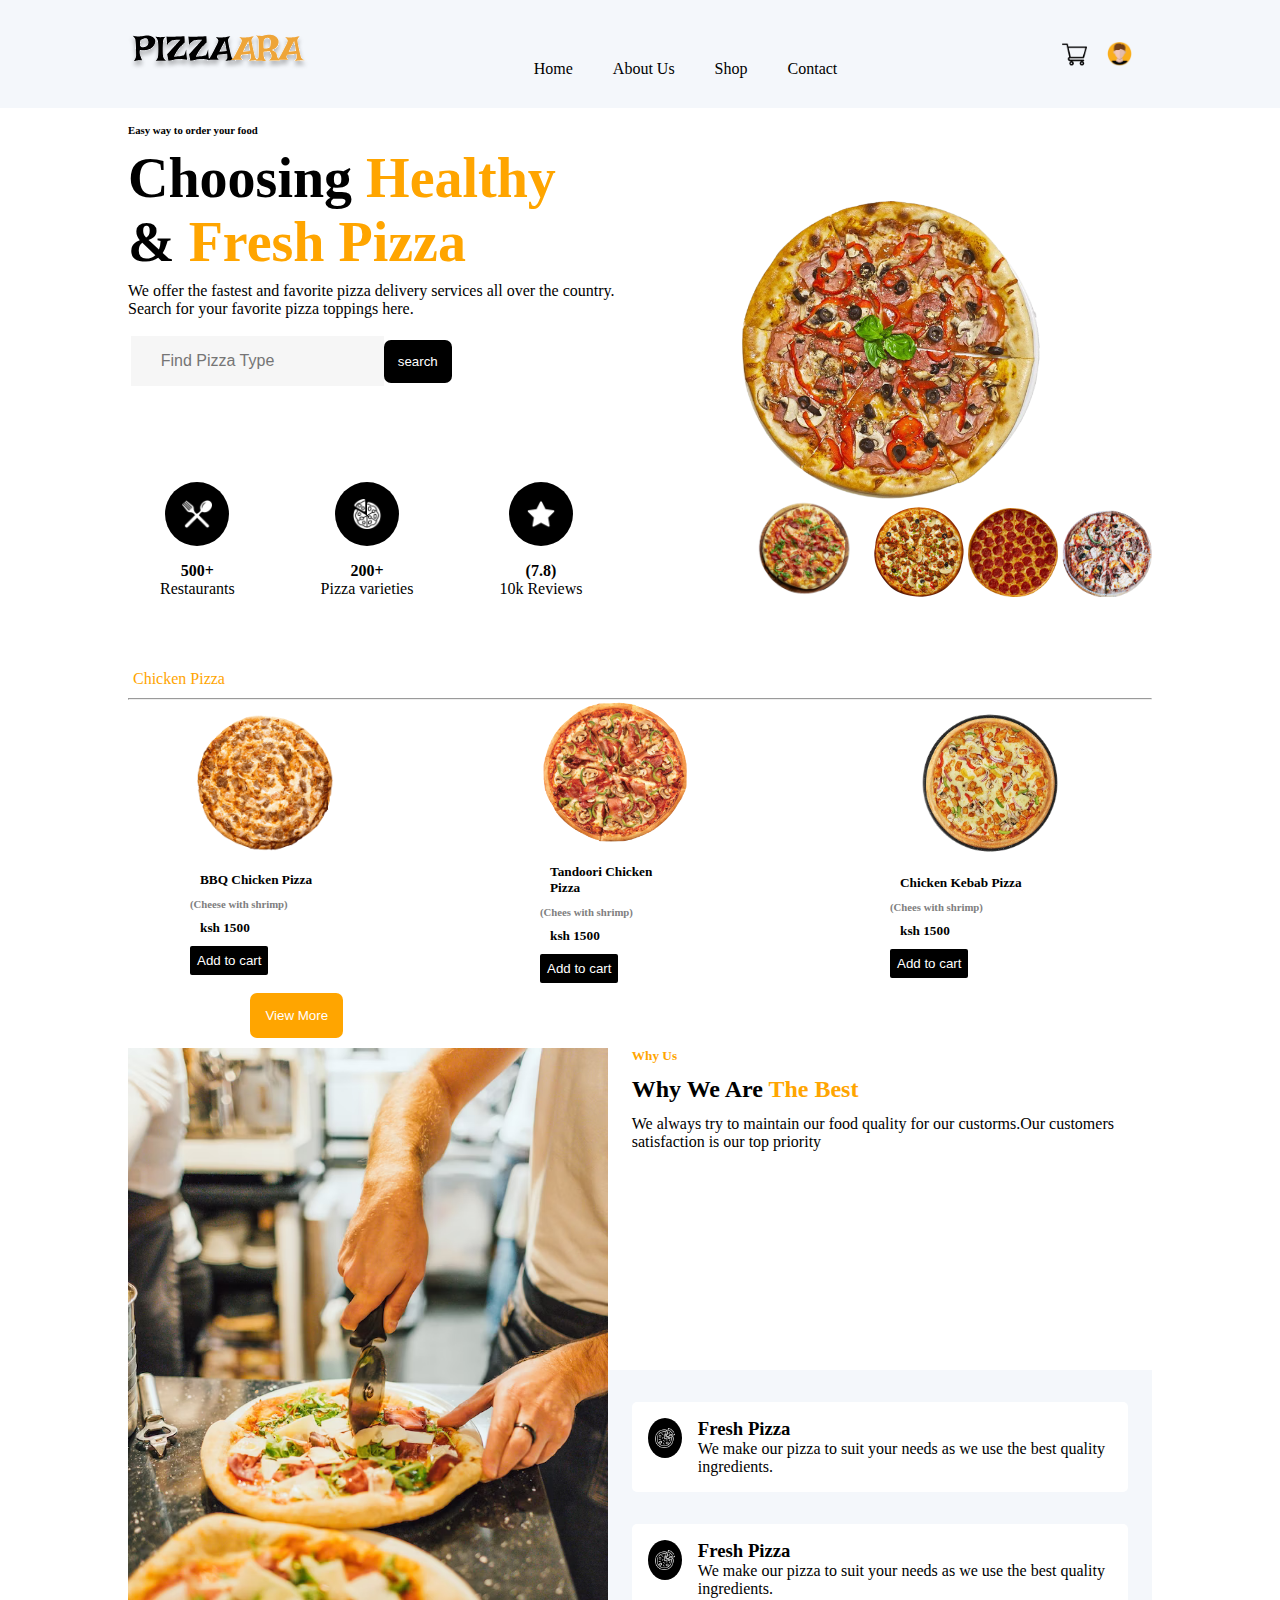
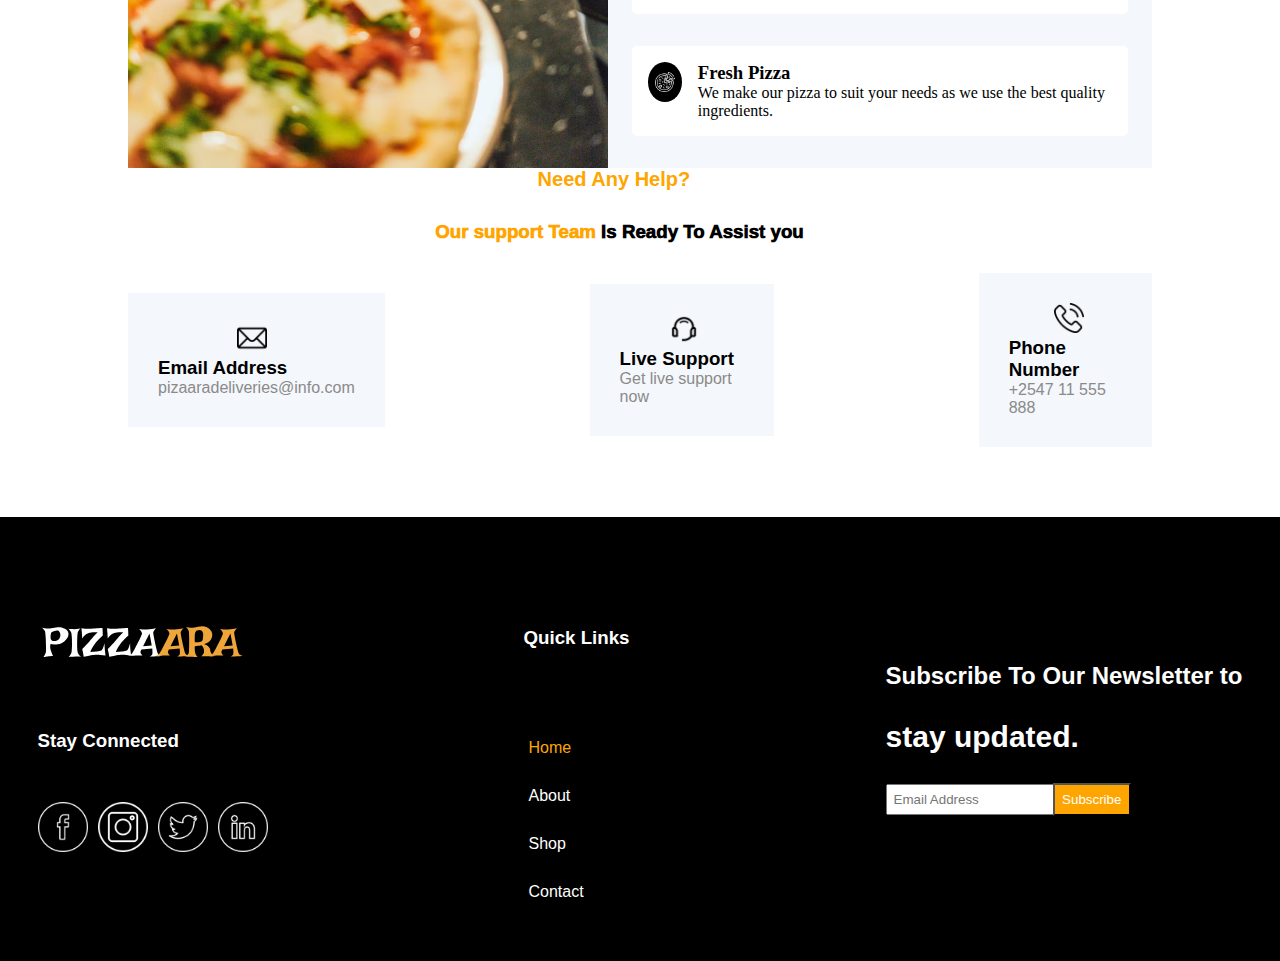
<file: index.html>
<!DOCTYPE html>
<html lang="en">
<head>
    <link rel="stylesheet" href="https://cdnjs.cloudflare.com/ajax/libs/font-awesome/6.6.0/css/all.min.css" integrity="sha512-Kc323vGBEqzTmouAECnVceyQqyqdsSiqLQISBL29aUW4U/M7pSPA/gEUZQqv1cwx4OnYxTxve5UMg5GT6L4JJg==" crossorigin="anonymous" referrerpolicy="no-referrer" />
    <link rel="stylesheet" href="css/style.css"/>
    <meta charset="UTF-8">
    <meta name="viewport" content="width=device-width, initial-scale=1.0">
    <title>Pizzaara | One stop bizza shop</title>
</head>
<body>
 
<header>
        <nav>
        <div class="container">
                   <div class="nav">
            <div class="nav-left">
                <img src="images/logo.svg"/>
            </div>
            <div class="nav-center">
            <ul>
                <li><a href="index.html">home</a></li>
                <li><a href="#">about us</a></li>
                <li><a href="shop.html">shop</a></li>
                <li><a href="#">contact</a></li>
            </ul>
        </div>
        <div class="nav-right">
            <img src="images/shopping-cart.png" width="25px"/>
            <img src="images/avatar.png" width="25"/>
            <i class="fa-solid fa-bars"></i>
        </div>
    </div>
</nav>
</header>        
  
    <section>
        <div class="container">
        <div class="hero">
            <div class="hero-left">
        <h6>Easy way to order your food</h6>
        <h1>Choosing <span style="color: orange">Healthy</span> <br>& <span style="color: orange">Fresh Pizza</span></br></h1>
        <p class="p1">We offer the fastest and favorite pizza delivery services all over the country. <br>Search for your favorite pizza toppings here.</p></br>
        <div>
            <form>
                <div class="search">
                    <i class="search-icon fa-solid fa-magnifying-glass"></i>
                <input class="search-input" type="text" placeholder="Find Pizza Type">
            </div>
            <button class="button" type="submit">search</button>
            </form>
        </div>
        <div class="ratings">
            <div class="box">
                <div class="img"><img src="images/cutlery.png" width="30px"></div>
                <h4>500+</h4>
                <p> Restaurants</p>
            </div>
            <div class="box">
                <div class="img"><img src="images/varieties.png" width="30px"></div>
                <h4>200+</h4>
                <p> Pizza varieties</p>
            </div>
            <div class="box">
                <div class="img"><img src="images/star.png" width="30px"></div>
                <h4>(7.8)</h4>
                <p>10k Reviews</p>
            </div>
        </div>
        </div>
    <div class="hero-right">
           <div class="hero-image">
        <div><img src="images/hero-pizza.png" width="300px" class="main-pizza"></div>
    </div>
    <img src="images/pizza-1.png" width="130px">
    <img src="images/pizza-2.png" width="90px">
    <img src="images/pizza-3.png" width="90px">
    <img src="images/pizza-4.png" width="90px">
</div>
</div>
</div>
</section>
<!-- main -->
 <div class="container">
<div class="ul-heading">
    <div class="ul-structure">
        <ul class="ul-section">
            <li><span>Chicken Pizza</span></li>
            <li>Pepperoni</li>
            <li>Margherita</li>
            <li>Hawaiian</li>
            <li>Meat Lover’s Pizza</li>
        </ul>
    </div>
    <hr class="hr"/></div>
    <div class="container">
            <div class="main-imejes">
                <div class="middle-content">
                <img src="images/barbecue-chicken-pizza.png" width="150px" />
                <div class="bbq">
                <h5><strong>BBQ Chicken Pizza</strong></h5>
                <h6> (Cheese with shrimp)</strong></h6>
                <h5>ksh 1500</h5>
                <button class="btn">Add to cart</button>
            </div>
            </div>
        
                <div>
                <img src="images/tandoori-chicken.png" width="150px"/>
                <div class="bbq">
               <h5> <strong>Tandoori Chicken Pizza</strong></h5>
                <h6>(Chees with shrimp)</h6>
                <h5>ksh 1500</h5>
                <button class="btn">Add to cart</button>
            </div>
            </div>
        <div>
            <img src="images/kebab.png" width="200px"/>
            <div class="bbq">
            <h5><strong>Chicken Kebab Pizza</strong></h5>
            <h6>(Chees with shrimp)</h6>
            <h5>ksh 1500</h5>
            <button class="btn">Add to cart</button>
        </div>
        </div>
        
        </div>
        <div>
            <button class="btn btn-view">View More</button>
        </div>  
           
    </div>
    </div>
    

</section>



    <!-- why us -->
    <section class="why-us">
<div class="container">
      <div class="why">
      <div class="why-left">
        <img src="images/why-us.png" height="100%"/>
      </div>
      <div class="why-right">
      <div class="why-header">
        <h5><span>Why Us</span></h5>
        <h2>Why We Are <span style=color:orange;>The Best</span></h2>
        <p>We always try to maintain our food quality for our custorms.Our customers satisfaction is our top priority</p>
      </div>
      <div class="more">
        <div class="more-group">
            <div class="more-img">
                <img src="images/fresh-pizza.png" width="20px">
            </div>
            <div class="more-content">
                <h3>Fresh Pizza</h3>
                <p>We make our pizza to suit your needs as we use the best quality ingredients.</p>
            </div>
        </div>
        <div class="more-group">
            <div class="more-img">
                <img src="images/fresh-pizza.png" width="20px">
            </div>
            <div class="more-content">
                <h3>Fresh Pizza</h3>
                <p>We make our pizza to suit your needs as we use the best quality ingredients.</p>
            </div>
        </div>
        <div class="more-group">
            <div class="more-img">
                <img src="images/fresh-pizza.png" width="20px">
            </div>
            <div class="more-content">
                <h3>Fresh Pizza</h3>
                <p>We make our pizza to suit your needs as we use the best quality ingredients.</p>
            </div>
        </div>
        
      </div>

     
    </div>
    </div>
      
</div>
</section>





<section class="live-support">
    <div class="container">

        <div>
            <h5 class="need">Need Any Help?</h5>
            </div>
            <div>
            <h3 class="support"><span id="h">Our support Team </span> Is Ready To Assist you</h3></div>
            <div class="about-support">
            <div class="live">
                <img id="c" src="images/mail.png" alt="find us through our email"width="30"/>
                <h3 id="server">Email Address</h3>
                <p id="reach">pizaaradeliveries@info.com</p>
            </div>
            <div class="live">
                <img id="c" src="images/live-support.png" alt="find us through our care support team"width="30"/>
                <h3 id="server">Live Support</h3>
                <p id="reach">Get live support now  <i class="fa-solid fa-arrow-right"></i></p>
            </div>
                    <div  class="live">
                <div><img  id="c"src="images/phone.png" alt="call us through a phone" width="30"/></div>
                <h3 id="server">Phone Number</h3>
                <p id="reach">+2547 11 555 888</p></div>
            </div>
            </div>
        </div>
        </div>
    </div>
    </section>

<!-- footer -->


<section class="about-footer">
    <div class="footer">
        <div>
            <img src="images/logo_light.svg" alt="pizzara logo"/>
            <h3 class="stay">Stay Connected</h3>
            <div id="tool">
                <img class="image-tools"src="images/facebook.png" alt="our facebook handle"width="50"/>
                <img class="image-tools" src="images/instagram.png" alt="find us on our instagram handle"width="50"/>
                <img class="image-tools" src="images/twitter.png" alt="find us on our twitter handle"width="50"/>
                <img class="image-tools" src="images/linkedin.png" alt="link with us through linkedin"width="50"/>
            </div>
        </div>
        <div class="y">
            <h3 class="stay">Quick Links</h3>
           <ul>
            <div>
            <li ><span>Home</span></li>
            <li>About</li>
            <li>Shop</li>
            <li>Contact </li>
           </ul>
        </div>
        <div>
            <h2 class="to">Subscribe To Our Newsletter to</h2>
               <h2 class="l"> stay updated.</h2>
               <input id="p" placeholder="Email Address" >
            </placeholder><button class="btn btn-subscribe">Subscribe</button>
        </div>
    </div>
</div>
</section>


</body>
</html>
</file>
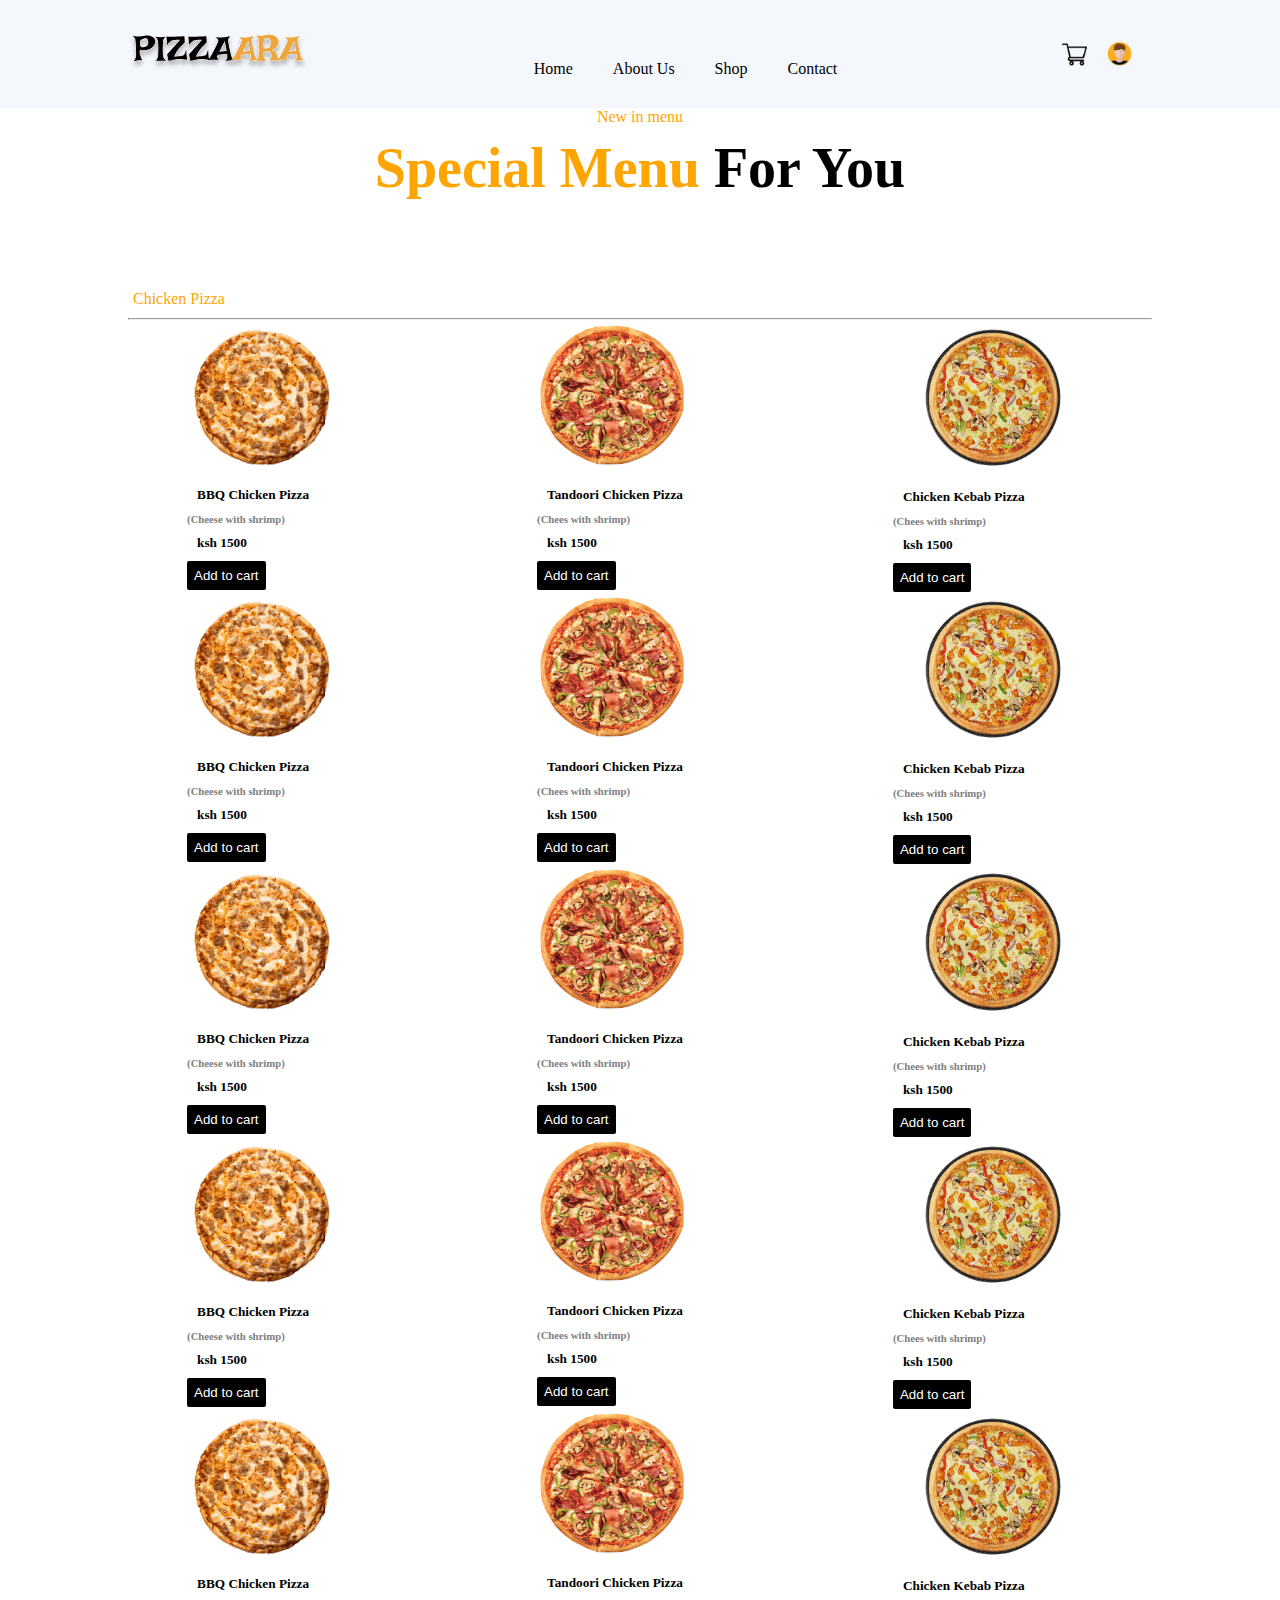
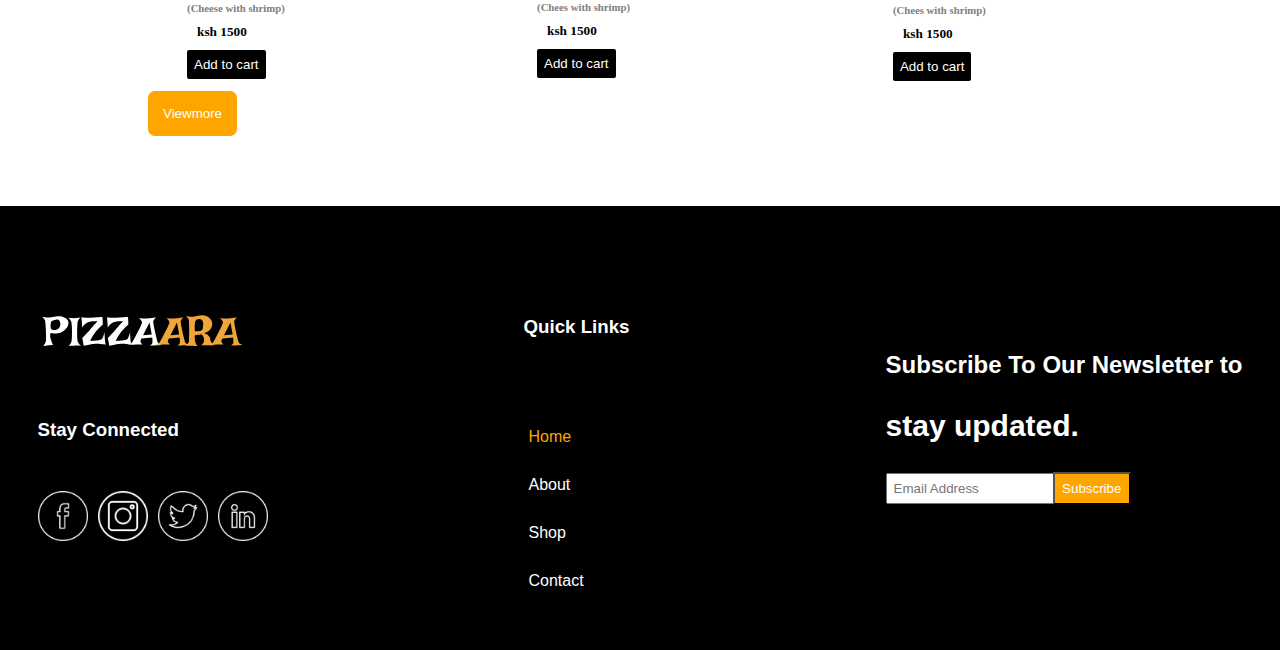
<file: shop.html>
<!DOCTYPE html>
<html lang="en">
<head>
    <link rel="stylesheet" href="https://cdnjs.cloudflare.com/ajax/libs/font-awesome/6.6.0/css/all.min.css" integrity="sha512-Kc323vGBEqzTmouAECnVceyQqyqdsSiqLQISBL29aUW4U/M7pSPA/gEUZQqv1cwx4OnYxTxve5UMg5GT6L4JJg==" crossorigin="anonymous" referrerpolicy="no-referrer" />
    <link rel="stylesheet" href="css/style.css"/>
    <meta charset="UTF-8">
    <meta name="viewport" content="width=device-width, initial-scale=1.0">
    <title>Pizzaara | One stop bizza shop</title>
</head>
<body>
 
<header>
        <nav>
        <div class="container">
                   <div class="nav">
            <div class="nav-left">
                <img src="images/logo.svg"/>
            </div>
            <div class="nav-center">
            <ul>
                <li><a href="index.html">home</a></li>
                <li><a href="#">about us</a></li>
                <li><a href="#">shop</a></li>
                <li><a href="shop.html">contact</a></li>
            </ul>
        </div>
        <div class="nav-right">
            <img src="images/shopping-cart.png" width="25px"/>
            <img src="images/avatar.png" width="25"/>
            <i class="fa-solid fa-bars"></i>
        </div>
    </div>
</nav>
</header>        
  
<!-- main -->

<section>
    <div class="container">
    <div class="main">
        <div class="class">
    <p><span id="sp">New in menu</span></p>
    <h1><span>Special Menu </span>For You</h1>
</div>
    <div>
    <ul>
        <li><span>chicken pizza</span></li>
        <li><strong>pepperoni</strong></li>
        <li><strong>margherita</strong></li>
        <li><strong>hawaiian</strong></li>
        <li><strong>meat love's pizza</strong></li>

    </ul>
</div>
</div>
<hr/>
<div class="main-imejes">
    <div>
    <img src="images/barbecue-chicken-pizza.png" width="150px" />
    <div class="bbq">
    <h5><strong>BBQ Chicken Pizza</strong></h5>
    <h6> (Cheese with shrimp)</strong></h6>
    <h5>ksh 1500</h5>
    <button class="btn">Add to cart</button>
</div>
</div>

    <div>
    <img src="images/tandoori-chicken.png" width="150px"/>
    <div class="bbq">
   <h5> <strong>Tandoori Chicken Pizza</strong></h5>
    <h6>(Chees with shrimp)</h6>
    <h5>ksh 1500</h5>
    <button class="btn">Add to cart</button>
</div>
</div>


    <div>
    <img src="images/kebab.png" width="200px"/>
    <div class="bbq">
    <h5><strong>Chicken Kebab Pizza</strong></h5>
    <h6>(Chees with shrimp)</h6>
    <h5>ksh 1500</h5>
    <button class="btn">Add to cart</button>
</div>
</div>

</div>
<div class="main-imejes">
    <div>
    <img src="images/barbecue-chicken-pizza.png" width="150px" />
    <div class="bbq">
    <h5><strong>BBQ Chicken Pizza</strong></h5>
    <h6> (Cheese with shrimp)</strong></h6>
    <h5>ksh 1500</h5>
    <button class="btn">Add to cart</button>
</div>
</div>

    <div>
    <img src="images/tandoori-chicken.png" width="150px"/>
    <div class="bbq">
   <h5> <strong>Tandoori Chicken Pizza</strong></h5>
    <h6>(Chees with shrimp)</h6>
    <h5>ksh 1500</h5>
    <button class="btn">Add to cart</button>
</div>
</div>


    <div>
    <img src="images/kebab.png" width="200px"/>
    <div class="bbq">
    <h5><strong>Chicken Kebab Pizza</strong></h5>
    <h6>(Chees with shrimp)</h6>
    <h5>ksh 1500</h5>
    <button class="btn">Add to cart</button>
</div>
</div>

</div>
<div class="main-imejes">
    <div>
    <img src="images/barbecue-chicken-pizza.png" width="150px" />
    <div class="bbq">
    <h5><strong>BBQ Chicken Pizza</strong></h5>
    <h6> (Cheese with shrimp)</strong></h6>
    <h5>ksh 1500</h5>
    <button class="btn">Add to cart</button>
</div>
</div>

    <div>
    <img src="images/tandoori-chicken.png" width="150px"/>
    <div class="bbq">
   <h5> <strong>Tandoori Chicken Pizza</strong></h5>
    <h6>(Chees with shrimp)</h6>
    <h5>ksh 1500</h5>
    <button class="btn">Add to cart</button>
</div>
</div>


    <div>
    <img src="images/kebab.png" width="200px"/>
    <div class="bbq">
    <h5><strong>Chicken Kebab Pizza</strong></h5>
    <h6>(Chees with shrimp)</h6>
    <h5>ksh 1500</h5>
    <button class="btn">Add to cart</button>
</div>
</div>

</div>
<div class="main-imejes">
    <div>
    <img src="images/barbecue-chicken-pizza.png" width="150px" />
    <div class="bbq">
    <h5><strong>BBQ Chicken Pizza</strong></h5>
    <h6> (Cheese with shrimp)</strong></h6>
    <h5>ksh 1500</h5>
    <button class="btn">Add to cart</button>
</div>
</div>

    <div>
    <img src="images/tandoori-chicken.png" width="150px"/>
    <div class="bbq">
   <h5> <strong>Tandoori Chicken Pizza</strong></h5>
    <h6>(Chees with shrimp)</h6>
    <h5>ksh 1500</h5>
    <button class="btn">Add to cart</button>
</div>
</div>


    <div>
    <img src="images/kebab.png" width="200px"/>
    <div class="bbq">
    <h5><strong>Chicken Kebab Pizza</strong></h5>
    <h6>(Chees with shrimp)</h6>
    <h5>ksh 1500</h5>
    <button class="btn">Add to cart</button>
</div>
</div>

</div>
    <div class="main-imejes">
        <div>
        <img src="images/barbecue-chicken-pizza.png" width="150px" />
        <div class="bbq">
        <h5><strong>BBQ Chicken Pizza</strong></h5>
        <h6> (Cheese with shrimp)</strong></h6>
        <h5>ksh 1500</h5>
        <button class="btn">Add to cart</button>
    </div>
    </div>

        <div>
        <img src="images/tandoori-chicken.png" width="150px"/>
        <div class="bbq">
       <h5> <strong>Tandoori Chicken Pizza</strong></h5>
        <h6>(Chees with shrimp)</h6>
        <h5>ksh 1500</h5>
        <button class="btn">Add to cart</button>
    </div>
    </div>
    

        <div>
        <img src="images/kebab.png" width="200px"/>
        <div class="bbq">
        <h5><strong>Chicken Kebab Pizza</strong></h5>
        <h6>(Chees with shrimp)</h6>
        <h5>ksh 1500</h5>
        <button class="btn">Add to cart</button>
    </div>
    </div>

    </div>
    <button class="btn-view">Viewmore</button>

    </div>

</section>

   

<!-- footer -->


<section class="about-footer">
    <div class="footer">
        <div>
            <img src="images/logo_light.svg" alt="pizzara logo"/>
            <h3 class="stay">Stay Connected</h3>
            <div id="tool">
                <img class="image-tools"src="images/facebook.png" alt="our facebook handle"width="50"/>
                <img class="image-tools" src="images/instagram.png" alt="find us on our instagram handle"width="50"/>
                <img class="image-tools" src="images/twitter.png" alt="find us on our twitter handle"width="50"/>
                <img class="image-tools" src="images/linkedin.png" alt="link with us through linkedin"width="50"/>
            </div>
        </div>
        <div class="y">
            <h3 class="stay">Quick Links</h3>
           <ul>
            <div>
            <li ><span>Home</span></li>
            <li>About</li>
            <li>Shop</li>
            <li>Contact </li>
           </ul>
        </div>
        <div>
            <h2 class="to">Subscribe To Our Newsletter to</h2>
               <h2 class="l"> stay updated.</h2>
               <input id="p" placeholder="Email Address" >
            </placeholder><button class="btn btn-subscribe">Subscribe</button>
        </div>
    </div>
</div>
</section>


</body>
</html>
</file>
<file: css/style.css>
* {
  margin: 0;
  padding: 0;
  box-sizing: border-box;
}

ul, li {
  list-style-type: none;
  text-transform: capitalize;
}

a {
  text-decoration: none;
  color: #000;
}

.container {
  margin: 0 auto;
  width: 80%;
}

nav {
  background-color: #F4F7FB;
}
nav .nav {
  display: flex;
  justify-content: space-between;
  align-items: center;
  flex-direction: row;
  flex-wrap: nowrap;
}
nav .nav-center ul {
  display: flex;
  justify-content: space-between;
  align-items: center;
  flex-direction: row;
  flex-wrap: nowrap;
}
nav .nav-center ul li a {
  padding: 20px;
  display: inline-block;
}
nav .nav-center ul li a:hover {
  background-color: orange;
  color: white;
}
nav .nav-right {
  display: flex;
  justify-content: space-between;
  align-items: center;
  flex-direction: row;
  flex-wrap: nowrap;
  gap: 20px;
}
nav .nav-right .fa-bars {
  display: inline-block;
}

@media screen and (max-width: 600px) {
  .nav-center {
    display: none;
  }
  .nav-right {
    gap: 20px;
  }
  .nav-right .far-bars {
    display: block;
  }
}
section .hero {
  display: flex;
  justify-content: space-between;
  align-items: center;
  flex-direction: row;
  flex-wrap: nowrap;
  margin-top: 1em;
}
section .search {
  width: -moz-max-content;
  width: max-content;
  display: flex;
  align-items: center;
  padding: 16px;
}
section .search-input {
  font-size: 16px;
  margin-left: 14px;
  outline: none;
  border: none;
}
section .hero-right {
  margin-top: 3em;
}
section .p1 {
  margin-top: 0.5em;
}
section .new-menu {
  display: flex;
  justify-content: center;
  align-items: center;
  flex-direction: column;
  flex-wrap: nowrap;
  margin-top: 7em;
}
section .box {
  margin-top: 4em;
  background-color: white;
  display: flex;
  justify-content: center;
  align-items: center;
  flex-direction: column;
  flex-wrap: nowrap;
  padding: 2em;
}
section .img {
  display: flex;
  justify-content: center;
  align-items: center;
  flex-direction: row;
  flex-wrap: nowrap;
  background-color: black;
  border-radius: 50%;
  padding: 17px;
}
section h1 {
  font-size: 3.5rem;
  margin-top: 10px;
}
section .ratings {
  display: flex;
  justify-content: space-between;
  align-items: center;
  flex-direction: row;
  flex-wrap: nowrap;
}
section .main-pizza {
  display: flex;
  justify-content: center;
  align-items: center;
  flex-direction: column;
  flex-wrap: nowrap;
}
section .Special-menu {
  display: flex;
  justify-content: space-between;
  align-items: center;
  flex-direction: row;
  flex-wrap: nowrap;
  margin-top: 2em;
  border-bottom: solid gray;
}
section .Special-menu li a {
  padding: 10px;
  display: inline-block;
}
section .Special-menu li a:hover {
  background-color: orange;
  color: white;
}

.search {
  width: -moz-max-content;
  width: max-content;
  display: flex;
  align-items: center;
  padding: 16px;
  border-radius: none;
  background: #F6F6F6;
}

.search-input {
  font-size: 16px;
  margin-left: 14px;
  outline: none;
  border: none;
  background: transparent;
  color: #333333;
}

form {
  display: flex;
  justify-content: center;
  align-items: center;
  flex-direction: row;
  flex-wrap: nowrap;
  margin-right: 10em;
}

.button {
  padding: 14px;
  color: white;
  background-color: black;
  border: none;
  border-radius: 7px;
}

.hero-right {
  margin-top: 3em;
}

.p1 {
  margin-top: 0.5em;
}

.new-menu {
  display: flex;
  justify-content: center;
  align-items: center;
  flex-direction: column;
  flex-wrap: nowrap;
  margin-top: 7em;
}

.box {
  margin-top: 2em;
  background-color: #F4F7FB;
  display: flex;
  justify-content: center;
  align-items: center;
  flex-direction: column;
  flex-wrap: nowrap;
  padding: 2em;
}

.img {
  display: flex;
  justify-content: center;
  align-items: center;
  flex-direction: row;
  flex-wrap: nowrap;
  background-color: black;
  border-radius: 50%;
  padding: 10px;
}

h4 {
  margin-top: 1em;
}

h1 {
  font-size: 3.5rem;
  margin-top: 10px;
}

.ratings {
  display: flex;
  justify-content: space-between;
  align-items: center;
  flex-direction: row;
  flex-wrap: nowrap;
}

.main-pizza {
  display: flex;
  justify-content: center;
  align-items: center;
  flex-direction: column;
  flex-wrap: nowrap;
}

.Special-menu {
  display: flex;
  justify-content: space-between;
  align-items: center;
  flex-direction: row;
  flex-wrap: nowrap;
  margin-top: 2em;
  border-bottom: solid gray;
}
.Special-menu li a {
  padding: 10px;
  display: inline-block;
}
.Special-menu li a:hover {
  background-color: orange;
  color: white;
}

.main-imejes {
  display: flex;
  justify-content: center;
  align-items: center;
  flex-direction: row;
  flex-wrap: nowrap;
  gap: 200px;
}
.main-imejes h6 {
  color: grey;
}
.main-imejes .btn {
  background-color: black;
  color: white;
  border: none;
  padding: 7px;
  border-radius: 2px;
}

.mejes {
  display: flex;
  justify-content: justify-content;
  align-items: center;
  flex-direction: row;
  flex-wrap: nowrap;
  background-color: black;
}

span {
  color: orange;
}

ul {
  display: flex;
  justify-content: space-between;
  align-items: center;
  flex-direction: row;
  flex-wrap: nowrap;
  margin: 10px 5px;
}

.class {
  display: flex;
  justify-content: center;
  align-items: center;
  flex-direction: column;
  flex-wrap: nowrap;
}
.class h1 {
  margin-bottom: 50px;
}

.btn-view {
  display: flex;
  justify-content: justify-content;
  align-items: center;
  flex-direction: row;
  flex-wrap: nowrap;
  background-color: orange;
  border-radius: 7px;
  color: white;
  padding: 15px;
  border: none;
  margin: 10px 20px;
}

.bbq {
  margin-bottom: 100px 40px;
}
.bbq h5 {
  padding: 10px;
}

#span {
  color: black;
}

.middle-left {
  padding-left: 400px;
}

.why {
  display: flex;
  justify-content: flex-start;
  align-items: flex-start;
  flex-direction: row;
  flex-wrap: nowrap;
  height: 80vh;
}
.why .why-left {
  height: 100%;
}

.why-right {
  height: 100%;
  width: 60%;
  display: flex;
  justify-content: space-between;
  align-items: flex-start;
  flex-direction: column;
  flex-wrap: nowrap;
}
.why-right h2 {
  margin: 0.5em 0;
}
.why-right .why-header {
  padding: 0 1.5em;
}

.more {
  background-color: #F4F7FB;
  display: flex;
  justify-content: flex-start;
  align-items: flex-start;
  flex-direction: column;
  flex-wrap: nowrap;
  padding: 2em 1.5em;
  gap: 2em;
}
.more .more-group {
  background-color: white;
  border-radius: 5px;
  padding: 1em;
  display: flex;
  justify-content: flex-start;
  align-items: flex-start;
  flex-direction: row;
  flex-wrap: nowrap;
  gap: 1em;
}
.more .more-group .more-img {
  background-color: #000;
  width: 40px;
  height: 40px;
  border-radius: 50%;
  display: flex;
  justify-content: center;
  align-items: center;
  flex-direction: row;
  flex-wrap: nowrap;
}

.footer {
  display: flex;
  justify-content: center;
  align-items: center;
  flex-direction: row;
  flex-wrap: nowrap;
  background-color: #000;
  font-family: "kanit", sans-serif;
  gap: 20%;
  margin-top: 70px;
  padding-top: 50px;
  padding-bottom: 50px;
}

.stay {
  color: #fff;
  padding-bottom: 50px;
  padding-top: 60px;
}

li {
  color: white;
  gap: 20px;
  margin-top: 30px;
}

.home {
  color: orange;
}

.phibi {
  margin-top: 30px;
}

.pi .image-tools {
  border: 7px solid #000;
  gap: 30%;
  background-color: #000;
  border-radius: 50%;
}

#tool {
  display: flex;
  justify-content: center;
  align-items: center;
  flex-direction: row;
  flex-wrap: nowrap;
  gap: 10px;
}

.btn-subscribe {
  color: #fff;
  background-color: orange;
  margin-top: -20px;
  margin-left: -30px;
  padding: 2%;
}

.l {
  color: #fff;
  font-size: 30px;
}

.to {
  margin-bottom: 30px;
  color: #fff;
}

h4 {
  display: flex;
  justify-content: center;
  align-items: center;
  flex-direction: row;
  flex-wrap: nowrap;
}

#p {
  padding: 6px;
  margin-top: 30px;
}

.need {
  color: orange;
  margin-bottom: 30px;
  padding-left: 40%;
  font-family: "kanit", sans-serif;
  font-size: 20px;
}

.support {
  padding-left: 30%;
  font-family: "kanit", sans-serif;
  font-weight: 1000;
}

.about-support {
  display: flex;
  justify-content: center;
  align-items: center;
  flex-direction: row;
  flex-wrap: nowrap;
  gap: 20%;
}

.live {
  background-color: #F4F7FB;
  font-family: "kanit", sans-serif;
  padding: 30px;
  margin-top: 30px;
}

#reach {
  color: #8a8a8a;
}

#c {
  margin-left: 40%;
}

.fa-arrow-right {
  color: #000;
}

.server {
  font-size: 16px;
}
</file>
